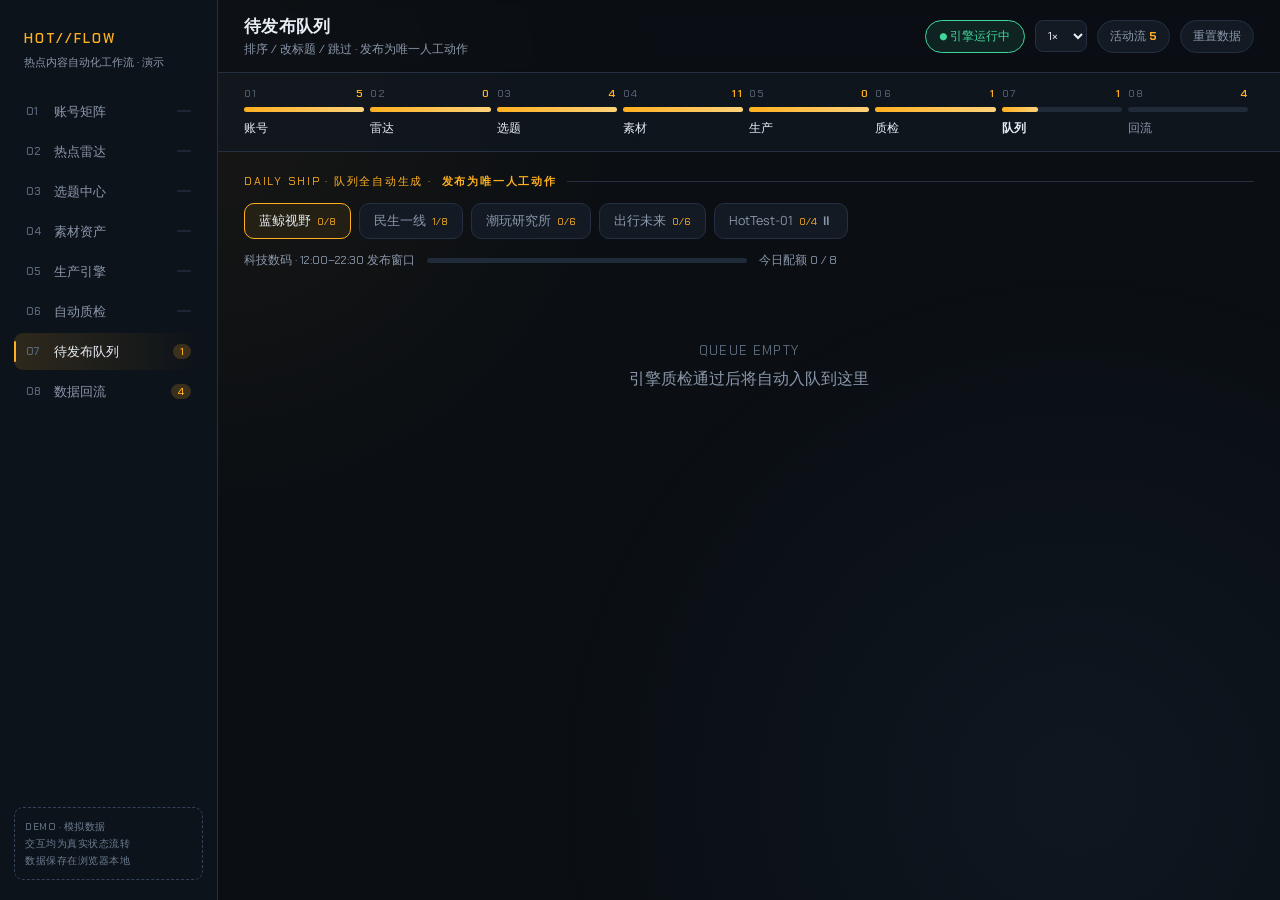
<file: demo/index.html>
<!DOCTYPE html>
<html lang="zh-CN">
<head>
<meta charset="UTF-8">
<meta name="viewport" content="width=device-width, initial-scale=1.0">
<title>热点内容自动化工作流 · 运营工作台 Demo</title>
<link rel="preconnect" href="https://fonts.googleapis.com">
<link href="https://fonts.googleapis.com/css2?family=Chakra+Petch:wght@400;500;600&family=Manrope:wght@400;500;600;700&display=swap" rel="stylesheet">
<link rel="stylesheet" href="./styles.css">
</head>
<body>
<div class="app">
  <aside class="side">
    <div class="brand">
      <span class="mark">HOT//FLOW</span>
      <span class="sub">热点内容自动化工作流 · 演示</span>
    </div>
    <nav class="nav" id="nav"></nav>
    <div class="demo-badge">DEMO · 模拟数据<br>交互均为真实状态流转<br>数据保存在浏览器本地</div>
  </aside>

  <div class="main">
    <header class="topbar">
      <div>
        <h1 id="pageTitle">—</h1>
        <div class="hint" id="pageHint">—</div>
      </div>
      <div class="status">
        <button class="sim-btn" id="simBtn" title="暂停/继续自动化引擎"></button>
        <select id="simSpeed" class="sim-speed" title="引擎速度">
          <option value="1">1×</option>
          <option value="3">3×</option>
          <option value="6">6×</option>
        </select>
        <button class="chip-btn" id="logBtn">活动流 <b id="logCount">0</b></button>
        <button class="chip-btn danger" id="resetBtn" title="清空并恢复初始演示数据">重置数据</button>
      </div>
    </header>

    <div class="pipeline" id="pipeline"></div>
    <main class="stage" id="stage"></main>
  </div>
</div>

<div class="drawer-mask" id="drawerMask"></div>
<aside class="drawer" id="drawer"></aside>
<div class="modal-mask" id="modalMask"></div>
<div class="modal" id="modal"></div>
<div class="toast" id="toast"></div>

<script src="./data.js"></script>
<script src="./store.js"></script>
<script src="./engine.js"></script>
<script src="./views/radar.js"></script>
<script src="./views/topics.js"></script>
<script src="./views/assets.js"></script>
<script src="./views/production.js"></script>
<script src="./views/qc.js"></script>
<script src="./views/queue.js"></script>
<script src="./views/reflux.js"></script>
<script src="./views/accounts.js"></script>
<script src="./app.js"></script>
</body>
</html>
</file>
<file: demo/styles.css>
:root {
  --bg: #0b0f14;
  --panel: #131a24;
  --panel2: #182130;
  --line: #243042;
  --ink: #e8eef6;
  --ink-dim: #8b98ab;
  --accent: #ffb020;
  --ok: #3fd69a;
  --warn: #ffb020;
  --danger: #ff5c66;
  --info: #59a7ff;
  --mono: 'Chakra Petch', ui-monospace, Consolas, monospace;
  --sans: 'Manrope', 'PingFang SC', 'Microsoft YaHei', sans-serif;
}
* { box-sizing: border-box; margin: 0; padding: 0; }
html, body { height: 100%; }
body {
  background: var(--bg); color: var(--ink); font-family: var(--sans);
  -webkit-font-smoothing: antialiased; overflow: hidden;
}
body::before {
  content: ""; position: fixed; inset: 0; pointer-events: none; z-index: 0;
  background:
    radial-gradient(circle at 16% 10%, rgba(255,176,32,.05), transparent 34%),
    radial-gradient(circle at 84% 88%, rgba(89,167,255,.05), transparent 40%);
}
::-webkit-scrollbar { width: 8px; height: 8px; }
::-webkit-scrollbar-thumb { background: #2a3749; border-radius: 4px; }
::-webkit-scrollbar-track { background: transparent; }

.app { display: grid; grid-template-columns: 218px 1fr; height: 100%; position: relative; z-index: 1; }

/* 侧栏 */
.side { background: #0d131b; border-right: 1px solid var(--line); padding: 20px 14px; display: flex; flex-direction: column; gap: 6px; }
.brand { padding: 6px 10px 16px; }
.brand .mark { font-family: var(--mono); font-weight: 600; font-size: 13px; letter-spacing: .14em; color: var(--accent); }
.brand .sub { font-size: 11px; color: var(--ink-dim); font-family: var(--mono); margin-top: 6px; display: block; line-height: 1.5; }
.nav { display: flex; flex-direction: column; gap: 3px; overflow-y: auto; }
.nav button {
  display: flex; align-items: center; gap: 10px; padding: 9px 12px;
  background: transparent; border: none; color: var(--ink-dim);
  font-family: var(--sans); font-size: 13px; font-weight: 500; cursor: pointer;
  border-radius: 9px; text-align: left; transition: .15s ease; position: relative;
}
.nav button .idx { font-family: var(--mono); font-size: 11px; width: 18px; color: #5c6a7c; }
.nav button .cnt { margin-left: auto; font-family: var(--mono); font-size: 10.5px; background: #1c2634; padding: 1px 7px; border-radius: 999px; color: var(--ink-dim); }
.nav button .cnt.hot { background: rgba(255,176,32,.18); color: var(--accent); }
.nav button:hover { background: #161f2b; color: var(--ink); }
.nav button.active { background: linear-gradient(90deg, rgba(255,176,32,.14), transparent); color: var(--ink); }
.nav button.active::before { content: ""; position: absolute; left: 0; top: 8px; bottom: 8px; width: 2px; border-radius: 2px; background: var(--accent); }
.demo-badge { margin-top: auto; padding: 10px; border: 1px dashed #34435a; border-radius: 9px; font-family: var(--mono); font-size: 10px; color: #6c7d92; letter-spacing: .05em; line-height: 1.7; }

/* 主区 */
.main { display: grid; grid-template-rows: auto auto 1fr; min-width: 0; }
.topbar { display: flex; align-items: center; justify-content: space-between; padding: 14px 26px; border-bottom: 1px solid var(--line); background: rgba(11,15,20,.7); backdrop-filter: blur(6px); }
.topbar h1 { font-size: 17px; font-weight: 600; letter-spacing: .02em; }
.topbar .hint { font-size: 12px; color: var(--ink-dim); margin-top: 3px; font-family: var(--mono); }
.status { display: flex; align-items: center; gap: 10px; }
.sim-btn { font-family: var(--mono); font-size: 12px; padding: 7px 14px; border-radius: 999px; border: 1px solid var(--ok); background: rgba(63,214,154,.1); color: var(--ok); cursor: pointer; }
.sim-btn.paused { border-color: var(--warn); background: rgba(255,176,32,.1); color: var(--warn); }
.sim-speed { font-family: var(--mono); font-size: 12px; padding: 6px 8px; border-radius: 8px; border: 1px solid var(--line); background: var(--panel); color: var(--ink); }
.chip-btn { font-family: var(--mono); font-size: 12px; padding: 7px 12px; border-radius: 999px; border: 1px solid var(--line); background: var(--panel); color: var(--ink-dim); cursor: pointer; }
.chip-btn b { color: var(--accent); }
.chip-btn:hover { border-color: var(--accent); color: var(--ink); }
.chip-btn.danger:hover { border-color: var(--danger); color: var(--danger); }

/* 流程步进条 */
.pipeline { display: flex; align-items: stretch; padding: 12px 26px; border-bottom: 1px solid var(--line); background: rgba(18,25,36,.6); overflow-x: auto; }
.pipe { flex: 1; min-width: 92px; display: flex; flex-direction: column; gap: 7px; cursor: pointer; padding: 2px 6px 2px 0; }
.pipe .cap { font-family: var(--mono); font-size: 10.5px; letter-spacing: .12em; color: #5c6a7c; display: flex; justify-content: space-between; }
.pipe .cap b { color: var(--accent); font-weight: 600; }
.pipe .track { height: 5px; border-radius: 3px; background: #202b3a; position: relative; }
.pipe .track::after { content: ""; position: absolute; left: 0; top: 0; bottom: 0; width: 0; border-radius: 3px; background: linear-gradient(90deg, var(--accent), #ffd27a); transition: .35s ease; }
.pipe .lbl { font-size: 12px; color: var(--ink-dim); white-space: nowrap; }
.pipe.done .track::after { width: 100%; }
.pipe.on .track::after { width: 30%; animation: pulse 1.6s ease infinite; }
.pipe.done .lbl, .pipe.on .lbl { color: var(--ink); }
.pipe.on .lbl { font-weight: 600; }
@keyframes pulse { 0%,100% { opacity: 1 } 50% { opacity: .4 } }

.stage { overflow: auto; padding: 22px 26px 60px; min-width: 0; }

/* 通用 */
.card { background: linear-gradient(180deg, var(--panel), #111823); border: 1px solid var(--line); border-radius: 14px; padding: 16px 18px; }
.grid { display: grid; gap: 14px; }
.section-title { font-family: var(--mono); font-size: 11px; letter-spacing: .16em; color: var(--accent); margin-bottom: 14px; display: flex; align-items: center; gap: 10px; }
.section-title::after { content: ""; flex: 1; height: 1px; background: var(--line); }
.section-title .right { font-family: var(--mono); letter-spacing: 0; color: var(--ink-dim); font-size: 11px; }
.chip-mini { font-family: var(--mono); font-size: 10.5px; letter-spacing: .04em; padding: 3px 8px; border-radius: 5px; border: 1px solid var(--line); color: var(--ink-dim); display: inline-block; }
.tag { display: inline-block; font-family: var(--mono); font-size: 10.5px; padding: 2px 7px; border-radius: 5px; }
.tag.ok { background: rgba(63,214,154,.12); color: var(--ok); }
.tag.warn { background: rgba(255,176,32,.12); color: var(--warn); }
.tag.danger { background: rgba(255,92,102,.12); color: var(--danger); }
.tag.info { background: rgba(89,167,255,.12); color: var(--info); }
.btn { font-family: var(--sans); font-size: 12.5px; font-weight: 600; padding: 8px 14px; border-radius: 8px; border: 1px solid var(--line); background: var(--panel2); color: var(--ink); cursor: pointer; transition: .15s ease; }
.btn:hover { border-color: var(--accent); color: var(--accent); }
.btn.primary { background: var(--accent); border-color: var(--accent); color: #1a1305; }
.btn.primary:hover { filter: brightness(1.08); color: #1a1305; }
.btn.ghost { background: transparent; color: var(--ink-dim); }
.btn.danger { border-color: rgba(255,92,102,.4); color: var(--danger); background: transparent; }
.btn.sm { padding: 5px 10px; font-size: 11.5px; }
.btn:disabled { opacity: .4; cursor: not-allowed; }
.btn:disabled:hover { border-color: var(--line); color: var(--ink-dim); }
.bar { height: 5px; border-radius: 3px; background: #202b3a; overflow: hidden; }
.bar i { display: block; height: 100%; border-radius: 3px; transition: width .4s ease; }
.meta { color: var(--ink-dim); font-size: 12px; line-height: 1.6; }
.score { font-family: var(--mono); font-size: 24px; font-weight: 600; }
.score small { font-size: 12px; color: var(--ink-dim); }
.rise { font-family: var(--mono); font-size: 12px; color: var(--ok); }
table { width: 100%; border-collapse: collapse; font-size: 13px; }
th { text-align: left; font-family: var(--mono); font-weight: 500; font-size: 10.5px; letter-spacing: .12em; color: #5c6a7c; padding: 10px 12px; border-bottom: 1px solid var(--line); }
td { padding: 12px; border-bottom: 1px solid #1b2634; vertical-align: middle; }
tr:hover td { background: rgba(255,255,255,.015); }
td small { display: block; color: var(--ink-dim); font-size: 11px; margin-top: 3px; }
.col-title { font-weight: 600; }
.clickable { cursor: pointer; }
.clickable:hover { border-color: #35465e; }
input, select, textarea { font-family: var(--sans); font-size: 13px; color: var(--ink); background: #0f1620; border: 1px solid var(--line); border-radius: 8px; padding: 8px 10px; outline: none; }
input:focus, select:focus, textarea:focus { border-color: var(--accent); }
label.f { display: block; margin: 12px 0 6px; font-size: 12px; color: var(--ink-dim); }
.frow { display: flex; gap: 10px; }
.frow > div { flex: 1; }

/* 抽屉 */
.drawer-mask, .modal-mask { position: fixed; inset: 0; background: rgba(4,7,11,.55); opacity: 0; pointer-events: none; transition: .2s ease; z-index: 40; }
.drawer-mask.show, .modal-mask.show { opacity: 1; pointer-events: auto; }
.drawer { position: fixed; top: 0; right: -460px; width: 440px; max-width: 92vw; height: 100%; background: #101722; border-left: 1px solid var(--line); z-index: 41; transition: right .25s ease; overflow-y: auto; padding: 22px; }
.drawer.show { right: 0; }
.drawer h2 { font-size: 16px; margin-bottom: 4px; padding-right: 30px; }
.drawer .dsub { font-family: var(--mono); font-size: 11px; color: var(--ink-dim); margin-bottom: 18px; }
.drawer .x { position: absolute; top: 16px; right: 16px; background: none; border: none; color: var(--ink-dim); font-size: 18px; cursor: pointer; }
.drawer .x:hover { color: var(--ink); }
.dblock { border: 1px solid var(--line); border-radius: 10px; padding: 12px 14px; margin-bottom: 12px; }
.dblock .bt { font-family: var(--mono); font-size: 10.5px; letter-spacing: .12em; color: var(--accent); margin-bottom: 8px; }
.kv { display: flex; justify-content: space-between; font-size: 12.5px; padding: 5px 0; }
.kv span:first-child { color: var(--ink-dim); }

/* 弹窗 */
.modal { position: fixed; top: 50%; left: 50%; translate: -50% -50%; width: 560px; max-width: 94vw; max-height: 86vh; overflow-y: auto; background: #101722; border: 1px solid var(--line); border-radius: 16px; z-index: 42; padding: 22px; opacity: 0; pointer-events: none; transform: scale(.97); transition: .2s ease; }
.modal.show { opacity: 1; pointer-events: auto; transform: scale(1); }
.modal h2 { font-size: 16px; margin-bottom: 14px; }
.modal .x { position: absolute; top: 16px; right: 16px; background: none; border: none; color: var(--ink-dim); font-size: 18px; cursor: pointer; }

/* 模拟播放器 */
.player { border-radius: 12px; overflow: hidden; border: 1px solid var(--line); background: #0a0e14; }
.player .screen { height: 300px; display: flex; align-items: center; justify-content: center; flex-direction: column; gap: 12px; position: relative; background: linear-gradient(160deg, #141d2c, #0b0f14); }
.player .screen .big { font-family: var(--mono); font-size: 40px; color: var(--accent); }
.player .ptitle { font-size: 14px; font-weight: 600; padding: 0 20px; text-align: center; line-height: 1.5; }
.player .ctrl { display: flex; align-items: center; gap: 12px; padding: 10px 14px; border-top: 1px solid var(--line); font-family: var(--mono); font-size: 11px; color: var(--ink-dim); }
.player .ctrl .pbar { flex: 1; height: 4px; background: #202b3a; border-radius: 2px; overflow: hidden; }
.player .ctrl .pbar i { display: block; height: 100%; background: var(--accent); width: 0; }
.player.playing .ctrl .pbar i { animation: playprog linear forwards; }
@keyframes playprog { from { width: 0 } to { width: 100% } }

/* toast */
.toast { position: fixed; bottom: 26px; left: 50%; translate: -50% 0; background: var(--panel2); border: 1px solid var(--accent); color: var(--ink); padding: 12px 20px; border-radius: 10px; font-size: 13px; box-shadow: 0 10px 40px rgba(0,0,0,.5); opacity: 0; transform: translateY(14px); pointer-events: none; transition: .25s ease; z-index: 60; max-width: 80vw; }
.toast.show { opacity: 1; transform: translateY(0); }

/* 雷达 */
.stat-row { display: grid; grid-template-columns: repeat(4, 1fr); gap: 14px; margin-bottom: 18px; }
.stat { padding: 14px 16px; }
.stat .v { font-family: var(--mono); font-size: 24px; font-weight: 600; }
.stat .l { color: var(--ink-dim); font-size: 11.5px; margin-top: 4px; font-family: var(--mono); letter-spacing: .06em; }
.signal-row { display: flex; align-items: center; gap: 14px; padding: 12px 14px; border: 1px solid var(--line); border-radius: 12px; background: var(--panel); margin-bottom: 8px; cursor: pointer; transition: .15s ease; }
.signal-row:hover { border-color: #35465e; }
.signal-row.new-in { animation: slidein .5s ease; }
@keyframes slidein { from { opacity: 0; transform: translateY(-8px); } to { opacity: 1; transform: none; } }
.signal-row .s-score { font-family: var(--mono); font-size: 20px; font-weight: 600; width: 52px; text-align: center; }
.signal-row .s-main { flex: 1; min-width: 0; }
.signal-row .s-title { font-weight: 600; font-size: 13.5px; margin-bottom: 4px; }
.signal-row .s-sub { font-size: 11.5px; color: var(--ink-dim); font-family: var(--mono); }
.live-dot { width: 8px; height: 8px; border-radius: 50%; background: var(--ok); box-shadow: 0 0 8px var(--ok); animation: pulse 1.6s ease infinite; }

/* 筛选 chips */
.filters { display: flex; gap: 8px; margin-bottom: 16px; flex-wrap: wrap; }
.filters .fchip { font-family: var(--mono); font-size: 11.5px; padding: 6px 12px; border-radius: 999px; border: 1px solid var(--line); background: transparent; color: var(--ink-dim); cursor: pointer; }
.filters .fchip.on { border-color: var(--accent); color: var(--accent); background: rgba(255,176,32,.08); }

/* 事件卡 */
.ev-grid { display: grid; grid-template-columns: repeat(auto-fill, minmax(300px, 1fr)); gap: 14px; }
.ev-card { cursor: pointer; transition: .15s ease; }
.ev-card:hover { border-color: #35465e; transform: translateY(-1px); }
.ev-card h3 { font-size: 14.5px; line-height: 1.45; margin: 10px 0 8px; font-weight: 600; }
.ev-card .etop { display: flex; align-items: center; gap: 8px; flex-wrap: wrap; }

/* 生产任务 */
.task { display: flex; align-items: center; gap: 16px; padding: 14px 16px; border: 1px solid var(--line); border-radius: 12px; background: var(--panel); margin-bottom: 10px; }
.task .tprog { flex: 1; }
.task .tstage { font-family: var(--mono); font-size: 11px; color: var(--info); margin-top: 6px; }
.task .pct { font-family: var(--mono); font-size: 18px; width: 60px; text-align: right; }

/* 质检 */
.checks { display: flex; gap: 6px; flex-wrap: wrap; }
.checks .ck { font-family: var(--mono); font-size: 10px; padding: 2px 7px; border-radius: 5px; }
.checks .ck.pass { background: rgba(63,214,154,.1); color: var(--ok); }
.checks .ck.fail { background: rgba(255,92,102,.12); color: var(--danger); }

/* 队列 */
.q-tabs { display: flex; gap: 8px; margin-bottom: 14px; flex-wrap: wrap; }
.q-tab { padding: 8px 14px; border-radius: 10px; border: 1px solid var(--line); background: var(--panel); cursor: pointer; font-size: 12.5px; color: var(--ink-dim); font-family: var(--sans); }
.q-tab.on { border-color: var(--accent); color: var(--ink); background: rgba(255,176,32,.08); }
.q-tab small { font-family: var(--mono); margin-left: 6px; color: var(--accent); }
.quota-line { display: flex; align-items: center; gap: 12px; margin-bottom: 14px; font-family: var(--mono); font-size: 11.5px; color: var(--ink-dim); }
.quota-line .bar { flex: 1; max-width: 320px; }
.title-edit { width: 100%; font-size: 13px; }
.row-actions { display: flex; gap: 6px; flex-wrap: wrap; }

/* 回流 */
.kpis { display: grid; grid-template-columns: repeat(4, 1fr); gap: 14px; margin-bottom: 20px; }
.kpi .v { font-family: var(--mono); font-size: 26px; font-weight: 600; }
.kpi .l { color: var(--ink-dim); font-size: 12px; margin-top: 6px; font-family: var(--mono); letter-spacing: .06em; }
.advice { display: flex; gap: 12px; padding: 14px; border: 1px solid var(--line); border-radius: 10px; background: var(--panel); flex-direction: column; }
.advice p { font-size: 12.5px; line-height: 1.6; }
.advice .ops { display: flex; gap: 8px; margin-top: 4px; }
.heat-strip { display: flex; gap: 3px; align-items: flex-end; height: 56px; margin-top: 8px; }
.heat-strip i { flex: 1; border-radius: 2px 2px 0 0; background: linear-gradient(180deg, var(--accent), rgba(255,176,32,.25)); min-height: 4px; }

/* 活动流 */
.log-item { display: flex; gap: 10px; padding: 9px 0; border-bottom: 1px solid #1b2634; font-size: 12.5px; line-height: 1.5; }
.log-item .lt { font-family: var(--mono); font-size: 10.5px; color: var(--ink-dim); white-space: nowrap; padding-top: 2px; }
.log-item .lk { flex-shrink: 0; }

.empty { text-align: center; padding: 60px 20px; color: var(--ink-dim); }
.empty .big { font-family: var(--mono); font-size: 13px; letter-spacing: .1em; margin-bottom: 8px; color: #5c6a7c; }

@media (max-width: 1000px) {
  .app { grid-template-columns: 64px 1fr; }
  .side { padding: 20px 8px; }
  .nav button span:not(.idx):not(.cnt), .brand .sub { display: none; }
  .nav button { justify-content: center; }
  .stat-row, .kpis { grid-template-columns: 1fr 1fr; }
  .demo-badge { display: none; }
}
</file>
